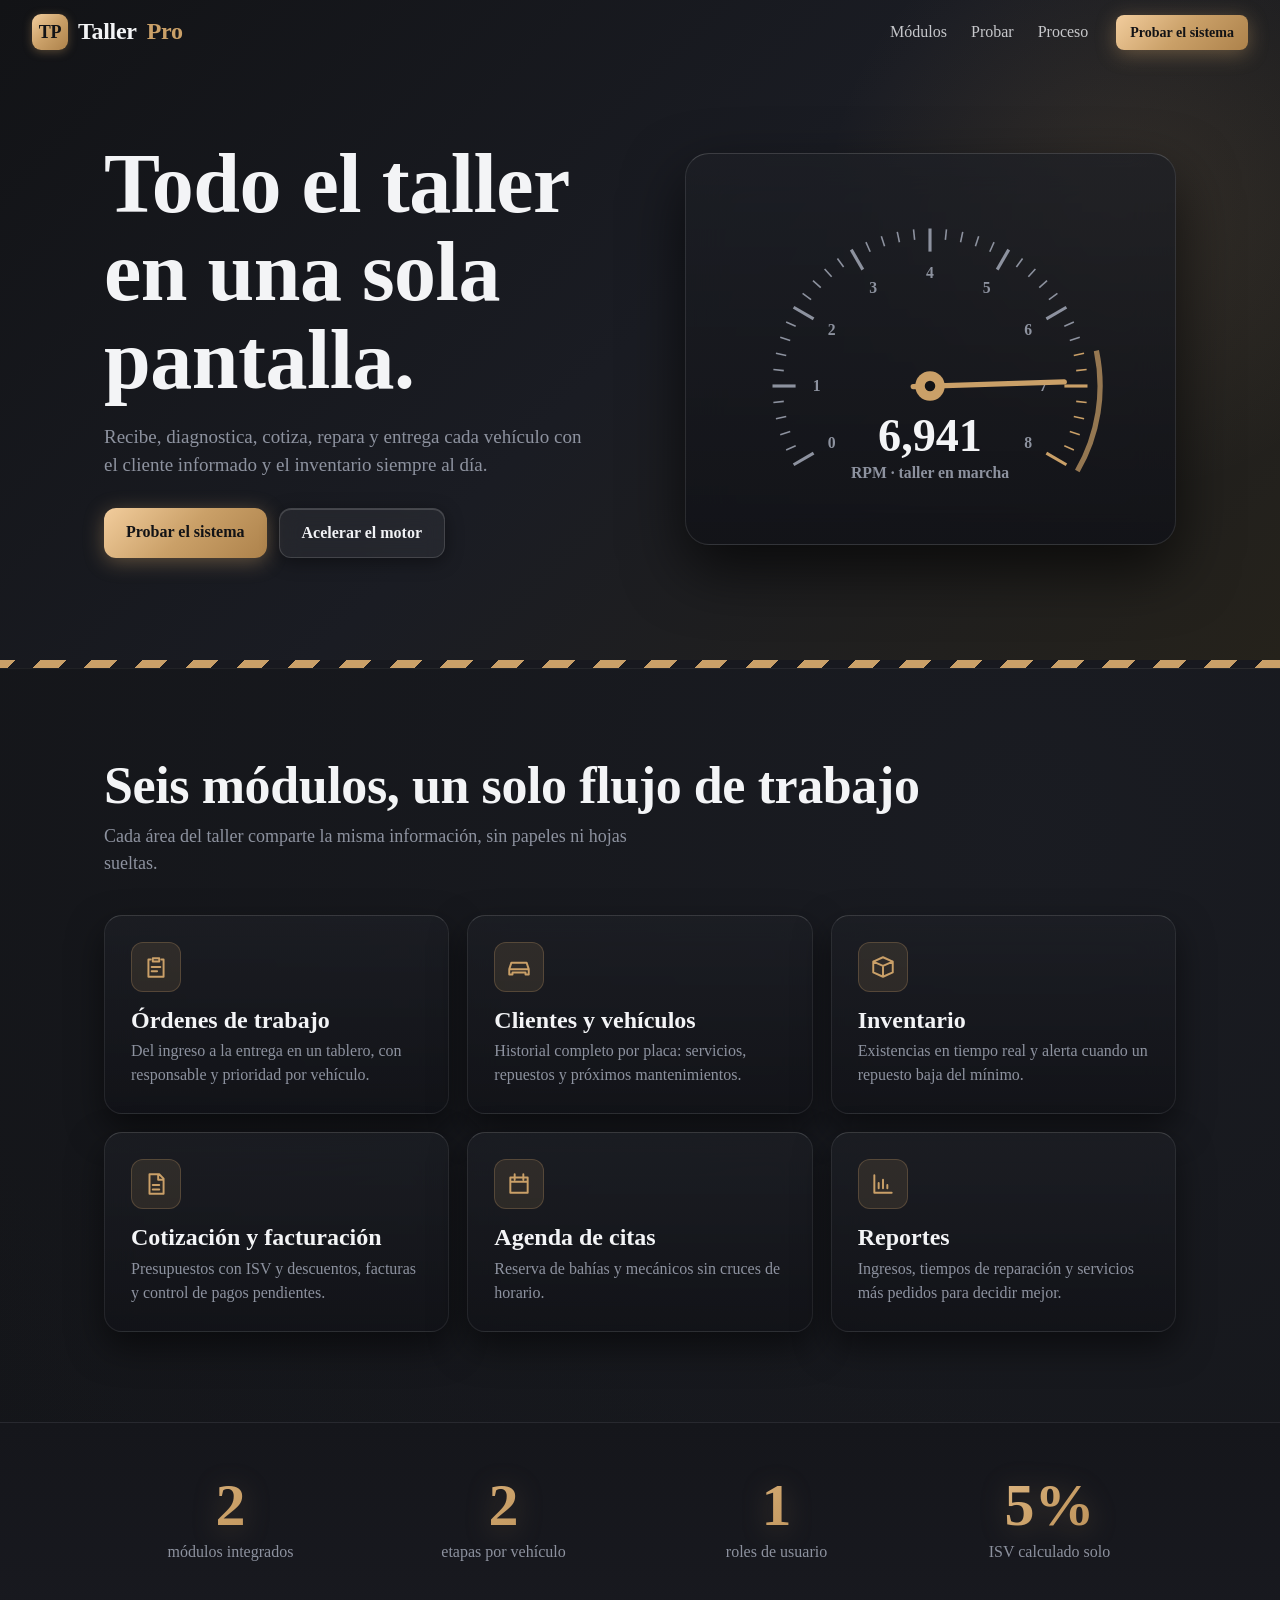
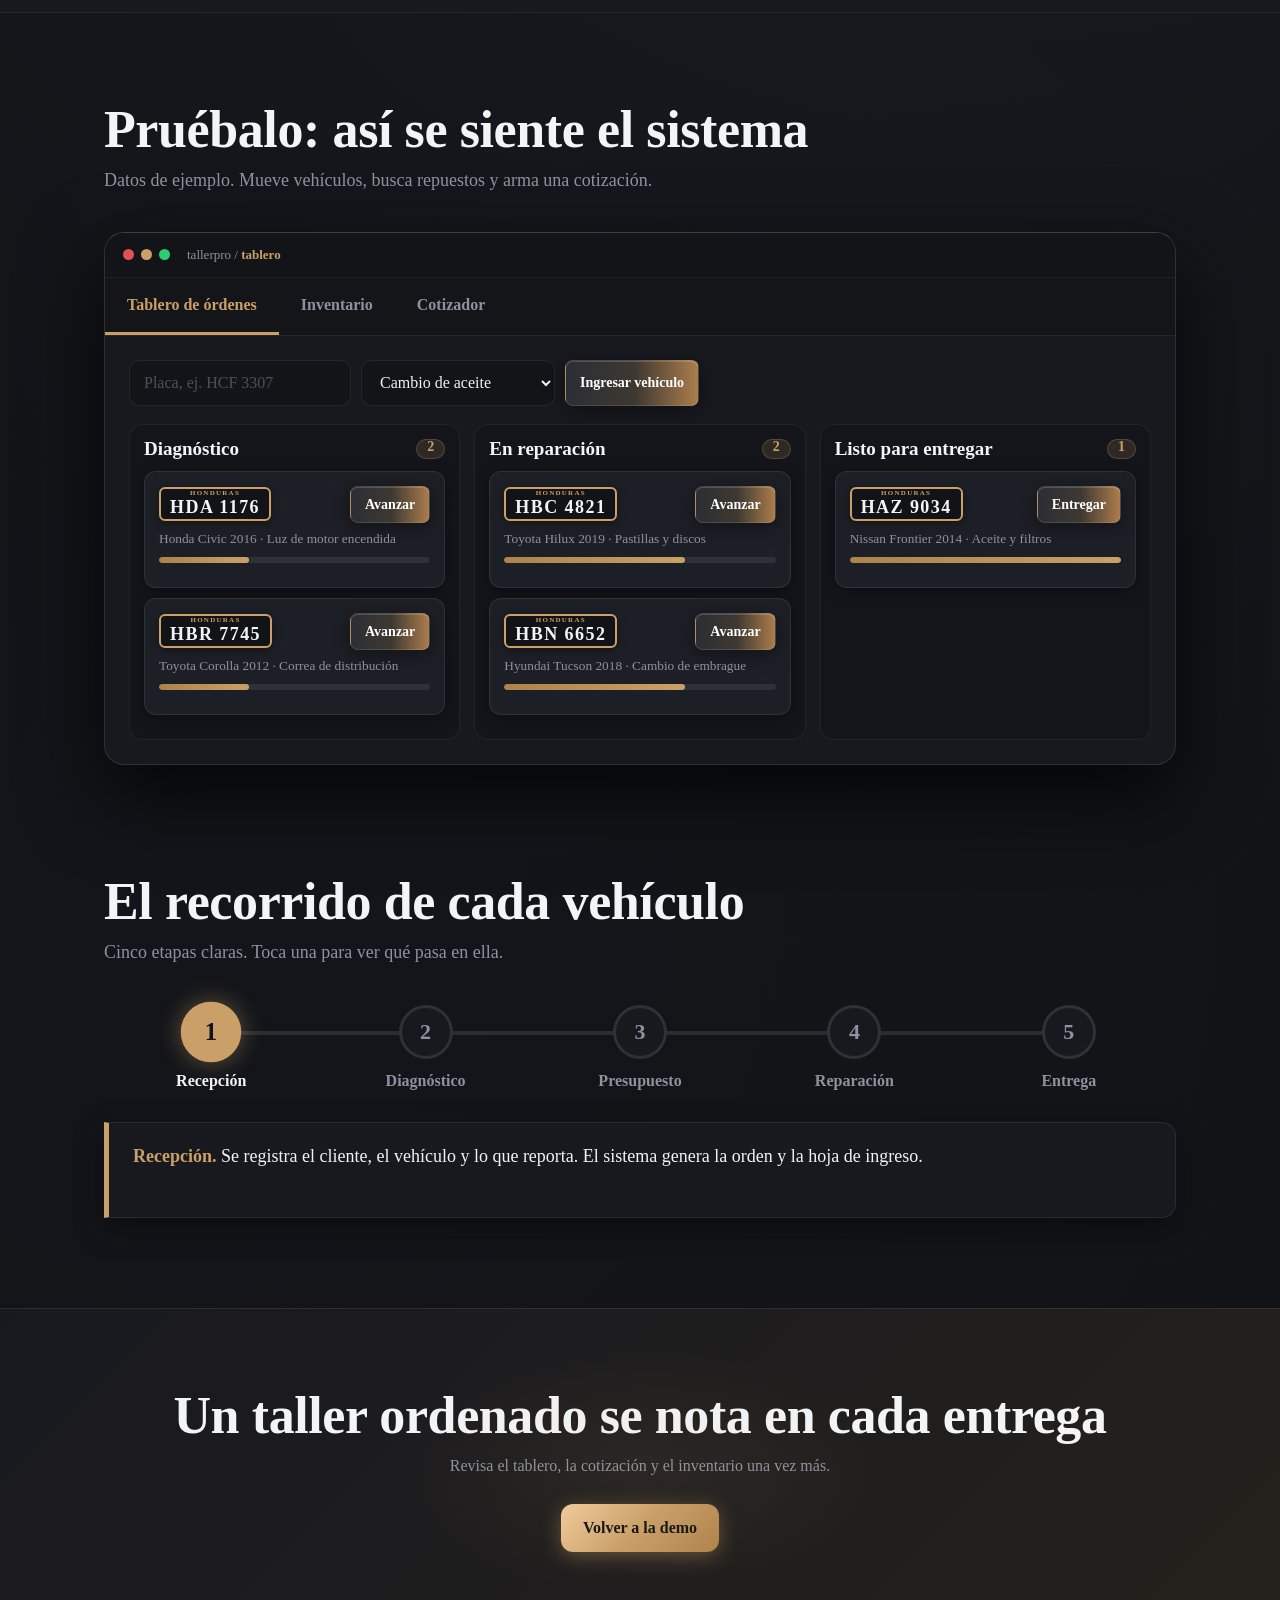
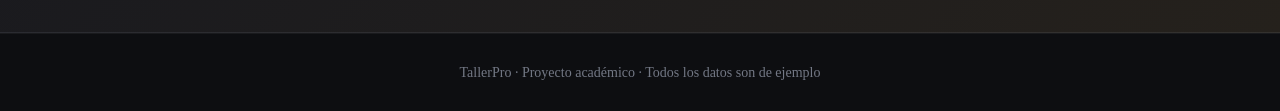
<file: src/main/webapp/diseno.html>
<!DOCTYPE html>
<html lang="es">
<head>
<meta charset="utf-8">
<meta name="viewport" content="width=device-width, initial-scale=1">
<title>TallerPro · Sistema Integral de Gestión para Taller Mecánico</title>
<link rel="preconnect" href="https://fonts.googleapis.com">
<link href="https://fonts.googleapis.com/css2?family=Barlow+Condensed:wght@600;700&family=Barlow:wght@400;500;600&family=Plus+Jakarta+Sans:wght@400;500;600;700&display=swap" rel="stylesheet">
<link rel="stylesheet" href="css/estilo.css">
</head>
<body id="top">
<nav id="nav">
  <a class="lg cd" href="#top"><b>TP</b>Taller<span>Pro</span></a>
  <div class="lk"><a href="#modulos">Módulos</a><a href="#demo">Probar</a><a href="#proceso">Proceso</a></div>
  <a class="btn a sm" href="#demo">Probar el sistema</a>
</nav>

<header class="hero"><div class="w hg">
  <div>
    <h1>Todo el taller en una sola pantalla.</h1>
    <p>Recibe, diagnostica, cotiza, repara y entrega cada vehículo con el cliente informado y el inventario siempre al día.</p>
    <div class="hb"><a class="btn a" href="#demo">Probar el sistema</a><button class="btn g" id="rv">Acelerar el motor</button></div>
  </div>
  <div class="gw" id="gw" title="Haz clic para acelerar">
    <svg viewBox="0 0 400 330" role="img" aria-label="Tacómetro animado"><g id="gs"></g><g id="nd"><line x1="200" y1="216" x2="200" y2="72" stroke="#caa068" stroke-width="5" stroke-linecap="round"/></g><circle cx="200" cy="200" r="14" fill="#caa068"/><circle cx="200" cy="200" r="5" fill="#121316"/><text id="rd" x="200" y="262" text-anchor="middle">0</text><text x="200" y="288" text-anchor="middle">RPM · taller en marcha</text></svg>
  </div>
</div></header>

<section id="modulos"><div class="w">
  <h2 class="rv">Seis módulos, un solo flujo de trabajo</h2>
  <p class="sub rv">Cada área del taller comparte la misma información, sin papeles ni hojas sueltas.</p>
  <div class="fg" id="fg"></div>
</div></section>

<div class="band"><div class="w bg">
  <div><b data-n="6">0</b><span>módulos integrados</span></div>
  <div><b data-n="5">0</b><span>etapas por vehículo</span></div>
  <div><b data-n="3">0</b><span>roles de usuario</span></div>
  <div><b data-n="15" data-s="%">0</b><span>ISV calculado solo</span></div>
</div></div>

<section id="demo"><div class="w">
  <h2 class="rv">Pruébalo: así se siente el sistema</h2>
  <p class="sub rv">Datos de ejemplo. Mueve vehículos, busca repuestos y arma una cotización.</p>
  <div class="win rv">
    <div class="wb"><i></i><i></i><i></i><span>tallerpro / <b id="wt">tablero</b></span></div>
    <div class="tabs" role="tablist"><button class="on" data-t="t1">Tablero de órdenes</button><button data-t="t2">Inventario</button><button data-t="t3">Cotizador</button></div>
    <div class="pn" id="t1">
      <form class="ad" id="af"><input id="ap" placeholder="Placa, ej. HCF 3307" maxlength="8" required aria-label="Placa"><select id="as" aria-label="Servicio"><option>Cambio de aceite</option><option>Revisión de frenos</option><option>Alineación y balanceo</option><option>Diagnóstico de motor</option></select><button class="btn sm">Ingresar vehículo</button></form>
      <div class="kb" id="bd"></div>
    </div>
    <div class="pn" id="t2" hidden>
      <div class="ad"><input class="sr" id="iq" placeholder="Buscar repuesto" aria-label="Buscar repuesto"><label style="display:flex;gap:8px;align-items:center"><input type="checkbox" id="il">Solo bajo mínimo</label></div>
      <div id="ib"></div>
    </div>
    <div class="pn" id="t3" hidden><div class="qg">
      <div class="sv" id="sv"></div>
      <div class="sm2"><h3 style="font-size:26px;margin-bottom:8px">Cotización</h3>
        <div>Subtotal<span id="qs">L 0.00</span></div>
        <label><input type="checkbox" id="dc">Cliente frecuente (10%)</label>
        <div>Descuento<span id="qd">− L 0.00</span></div>
        <div>ISV 15%<span id="qi">L 0.00</span></div>
        <div class="tt">Total<b id="qt">L 0.00</b></div>
        <button class="btn a" style="width:100%;margin-top:14px" id="qg">Generar cotización</button>
      </div>
    </div></div>
  </div>
</div></section>

<section id="proceso" style="padding-top:20px"><div class="w">
  <h2 class="rv">El recorrido de cada vehículo</h2>
  <p class="sub rv">Cinco etapas claras. Toca una para ver qué pasa en ella.</p>
  <div class="st rv" id="st"><div class="pl"></div><div class="pf" id="pf"></div></div>
  <div class="dt rv" id="dt" aria-live="polite"></div>
</div></section>

<div class="cta"><div class="w rv"><h2>Un taller ordenado se nota en cada entrega</h2><p>Revisa el tablero, la cotización y el inventario una vez más.</p><a class="btn a" href="#demo">Volver a la demo</a></div></div>
<footer>TallerPro · Proyecto académico · Todos los datos son de ejemplo</footer>

<script>
const $ = (s, r = document) => r.querySelector(s);
const $$ = (s, r = document) => [...r.querySelectorAll(s)];

const rm = matchMedia("(prefers-reduced-motion:reduce)").matches;

const m = n => "L " + n.toLocaleString("es-HN", { minimumFractionDigits: 2, maximumFractionDigits: 2 });

const plate = p => `<span class="plate"><i>HONDURAS</i>${p}</span>`;

const tw = (a, b, ms, fn) => new Promise(r => {
  if (rm) { fn(b); return r(); }
  const t0 = performance.now();
  (function f(t) {
    const k = Math.min(1, (t - t0) / ms);
    const e = k < .5 ? 2 * k * k : 1 - Math.pow(-2 * k + 2, 2) / 2;
    fn(a + (b - a) * e);
    k < 1 ? requestAnimationFrame(f) : r();
  })(t0);
});

function toast(t) {
  const d = document.createElement("div");
  d.className = "toast";
  d.setAttribute("role", "status");
  d.textContent = t;
  document.body.append(d);
  setTimeout(() => d.remove(), 2600);
}

const A = v => -120 + v * 30;
const pt = (a, r) => [200 + r * Math.sin(a * Math.PI / 180), 200 - r * Math.cos(a * Math.PI / 180)];

let g = "";
for (let i = 0; i <= 40; i++) {
  const M = i % 5 == 0, a = A(i / 5), p = pt(a, 150), q = pt(a, M ? 128 : 140);
  g += `<line x1="${p[0]}" y1="${p[1]}" x2="${q[0]}" y2="${q[1]}" stroke="${i >= 33 ? "#caa068" : "#8d929f"}" stroke-width="${M ? 3 : 1.5}"/>`;
  if (M) {
    const l = pt(a, 108);
    g += `<text x="${l[0]}" y="${l[1] + 5}" text-anchor="middle">${i / 5}</text>`;
  }
}

const r1 = pt(A(6.6), 162), r2 = pt(A(8), 162);
$("#gs").innerHTML = g + `<path d="M${r1} A162 162 0 0 1 ${r2}" fill="none" stroke="#caa068" stroke-width="5" opacity=".7"/>`;

let cur = 0, busy = 0;
const setV = v => {
  $("#nd").setAttribute("transform", `rotate(${A(v)} 200 200)`);
  $("#rd").textContent = Math.round(v * 1000).toLocaleString("es-HN");
  cur = v;
};

async function rev() {
  if (busy) return;
  busy = 1;
  await tw(cur, 7.4, 1000, setV);
  await tw(7.4, 3, 1300, setV);
  busy = 0;
}

setV(0);
setTimeout(rev, 600);

setInterval(() => {
  if (!busy && !rm) {
    busy = 1;
    tw(cur, 2.6 + Math.random() * 1.2, 1200, setV).then(() => busy = 0);
  }
}, 2600);

$("#gw").onclick = $("#rv").onclick = rev;

const IC = [
  "M9 4h6v3H9zM7 5H5v16h14V5h-2M8 12h8M8 16h5",
  "M3 14l2-6h14l2 6v5h-3v-2H6v2H3zM3 14h18",
  "M3 7l9-4 9 4v10l-9 4-9-4zM3 7l9 4 9-4M12 11v10",
  "M6 3h9l4 4v14H6zM14 3v5h5M9 13h6M9 17h6",
  "M4 6h16v14H4zM4 10h16M8 3v5M16 3v5",
  "M4 20V4M4 20h16M8 16v-5M12 16V8M16 16v-3"
];

const F = [
  ["Órdenes de trabajo", "Del ingreso a la entrega en un tablero, con responsable y prioridad por vehículo."],
  ["Clientes y vehículos", "Historial completo por placa: servicios, repuestos y próximos mantenimientos."],
  ["Inventario", "Existencias en tiempo real y alerta cuando un repuesto baja del mínimo."],
  ["Cotización y facturación", "Presupuestos con ISV y descuentos, facturas y control de pagos pendientes."],
  ["Agenda de citas", "Reserva de bahías y mecánicos sin cruces de horario."],
  ["Reportes", "Ingresos, tiempos de reparación y servicios más pedidos para decidir mejor."]
];

$("#fg").innerHTML = F.map((f, i) => `
  <article class="fc rv">
    <div class="ic"><svg viewBox="0 0 24 24"><path d="${IC[i]}"/></svg></div>
    <h3>${f[0]}</h3>
    <p>${f[1]}</p>
  </article>
`).join("");

const C = ["Diagnóstico", "En reparación", "Listo para entregar"];
let O = [
  { p: "HDA 1176", v: "Honda Civic 2016", s: "Luz de motor encendida", c: 0 },
  { p: "HBR 7745", v: "Toyota Corolla 2012", s: "Correa de distribución", c: 0 },
  { p: "HBC 4821", v: "Toyota Hilux 2019", s: "Pastillas y discos", c: 1 },
  { p: "HBN 6652", v: "Hyundai Tucson 2018", s: "Cambio de embrague", c: 1 },
  { p: "HAZ 9034", v: "Nissan Frontier 2014", s: "Aceite y filtros", c: 2 }
];

function board(n) {
  $("#bd").innerHTML = C.map((t, i) => {
    const L = O.filter(o => o.c === i);
    return `
      <div class="kc">
        <h4>${t}<b>${L.length}</b></h4>
        ${L.map(o => `
          <div class="kd${o === n ? " pop" : ""}">
            <div class="t">
              ${plate(o.p)}
              <button class="btn sm" data-p="${o.p}">${i < 2 ? "Avanzar" : "Entregar"}</button>
            </div>
            <small>${o.v} · ${o.s}</small>
            <div class="pr"><i style="width:${(o.c + 1) * 33.3}%"></i></div>
          </div>
        `).join("") || '<p class="em">Sin vehículos en esta etapa</p>'}
      </div>
    `;
  }).join("");
}

$("#bd").onclick = e => {
  const p = e.target.dataset.p;
  if (!p) return;
  const o = O.find(x => x.p === p);
  if (o.c < 2) {
    o.c++;
    board(o);
    toast(p + " pasó a " + C[o.c].toLowerCase());
  } else {
    O = O.filter(x => x !== o);
    board();
    toast(p + " entregado al cliente");
  }
};

$("#af").onsubmit = e => {
  e.preventDefault();
  const n = { p: $("#ap").value.toUpperCase(), v: "Vehículo nuevo", s: $("#as").value, c: 0 };
  O.push(n);
  board(n);
  e.target.reset();
  toast("Vehículo " + n.p + " ingresado");
};

board();
const I = [
  ["Filtro de aceite universal", 24, 8, 185],
  ["Aceite 10W-30 (galón)", 6, 10, 640],
  ["Pastillas de freno delanteras", 3, 6, 980],
  ["Disco de freno ventilado", 9, 4, 1350],
  ["Batería 12V 650 CCA", 2, 3, 2900],
  ["Correa de distribución", 5, 4, 820],
  ["Bujía de iridio", 4, 12, 215],
  ["Refrigerante (galón)", 14, 6, 310]
];

function inv() {
  const q = $("#iq").value.toLowerCase(), lo = $("#il").checked;
  $("#ib").innerHTML = I.filter(i => i[0].toLowerCase().includes(q) && (!lo || i[1] <= i[2])).map(i => `
    <div class="ir">
      <span>${i[0]}</span>
      <span class="mu">${i[1]} u.</span>
      <div class="bar${i[1] <= i[2] ? " lo" : ""}" title="${i[1] <= i[2] ? "Bajo el mínimo" : "Existencia normal"}">
        <i data-w="${Math.min(100, i[1] / (i[2] * 3) * 100)}"></i>
      </div>
      <b>${m(i[3])}</b>
    </div>
  `).join("") || '<p class="em">Ningún repuesto coincide con la búsqueda.</p>';
  
  requestAnimationFrame(() => requestAnimationFrame(() => $$("#ib i").forEach(e => e.style.width = e.dataset.w + "%")));
}

$("#iq").oninput = $("#il").onchange = inv;

const S = [
  ["Cambio de aceite y filtro", 650],
  ["Alineación y balanceo", 900],
  ["Pastillas de freno (juego)", 1250],
  ["Diagnóstico computarizado", 600],
  ["Revisión de aire acondicionado", 850],
  ["Cambio de batería", 3100]
];

$("#sv").innerHTML = S.map((s, i) => `
  <label class="ch">
    <input type="checkbox" value="${i}">
    <span>${s[0]}<b>${m(s[1])}</b></span>
  </label>
`).join("");

let tot = 0;

function qt() {
  const sub = $$("#sv input:checked").reduce((a, e) => a + S[e.value][1], 0);
  const d = $("#dc").checked ? sub * .1 : 0;
  const iv = (sub - d) * .15;
  const T = sub - d + iv;
  
  $("#qs").textContent = m(sub);
  $("#qd").textContent = "− " + m(d);
  $("#qi").textContent = m(iv);
  
  tw(tot, T, 500, v => {
    $("#qt").textContent = m(v);
    tot = v;
  });
}

$("#sv").onchange = $("#dc").onchange = qt;
$("#qg").onclick = () => toast(tot ? "Cotización generada por " + m(tot) : "Selecciona al menos un servicio");

$(".tabs").onclick = e => {
  const b = e.target.closest("button");
  if (!b) return;
  
  $$(".tabs button").forEach(x => x.classList.toggle("on", x === b));
  $$(".pn").forEach(p => p.hidden = p.id !== b.dataset.t);
  
  $("#wt").textContent = b.textContent.toLowerCase();
  
  if (b.dataset.t === "t2") inv();
};

const P = [
  ["Recepción", "Se registra el cliente, el vehículo y lo que reporta. El sistema genera la orden y la hoja de ingreso."],
  ["Diagnóstico", "El mecánico anota hallazgos y repuestos necesarios; el inventario confirma existencias."],
  ["Presupuesto", "Se genera la cotización con ISV y el cliente la aprueba antes de empezar."],
  ["Reparación", "El avance se actualiza en el tablero y el cliente recibe aviso de cada cambio."],
  ["Entrega", "Se factura, se registra el pago y queda el historial del vehículo."]
];

$("#st").insertAdjacentHTML("beforeend", P.map((s, i) => `
  <button data-i="${i}"><em>${i + 1}</em>${s[0]}</button>
`).join(""));

let ps = 0, auto;

function step(i) {
  ps = i;
  $$("#st button").forEach((b, j) => b.classList.toggle("on", j <= i));
  $("#pf").style.width = i / 4 * 80 + "%";
  $("#dt").innerHTML = `<b>${P[i][0]}.</b> ${P[i][1]}`;
}

$("#st").onclick = e => {
  const b = e.target.closest("button");
  if (b) {
    clearInterval(auto);
    step(+b.dataset.i);
  }
};

step(0);

const io = new IntersectionObserver(es => es.forEach(e => {
  if (!e.isIntersecting) return;
  const t = e.target;
  io.unobserve(t);
  t.classList.add("in");
  
  if (t.dataset.n) {
    const n = +t.dataset.n;
    tw(0, n, 1400, v => t.textContent = Math.round(v) + (t.dataset.s || ""));
  }
  
  if (t.id === "st") {
    let i = 0;
    auto = setInterval(() => {
      i++;
      if (i > 4) return clearInterval(auto);
      step(i);
    }, 800);
  }
}), { threshold: .25 });

$$(".rv,[data-n]").forEach(e => io.observe(e));

addEventListener("scroll", () => $("#nav").classList.toggle("s", scrollY > 40), { passive: true });
</script>
</body>
</html>
</file>
<file: src/main/webapp/css/estilo.css>
:root {
  --bg: #121316;
  --ink: #f1f2f5;
  --navy: #18191f;
  --steel: #232630;
  --surface: #1d1f25;
  --surface-alt: #16181e;
  --mute: #8d929f;
  --line: rgba(255, 255, 255, 0.08);
  --line-strong: rgba(255, 255, 255, 0.16);

  --amber: #caa068;
  --gold-light: #f2cd9d;
  --gold-dark: #ad824b;
  --gold-hover: #e5b982;
  --blue: #caa068;

  --green: #2ecc71;
  --red: #e74c3c;

  --btn-gradient: linear-gradient(90deg, #2c2e34 0%, #3e3831 52%, #ac7d4c 100%);
  --btn-gradient-hover: linear-gradient(90deg, #353841 0%, #4b433a 52%, #86694d 100%);
  --gold-gradient: linear-gradient(135deg, #f2cd9d 0%, #caa068 50%, #ad824b 100%);
  --card-gradient: linear-gradient(180deg, rgba(29, 31, 37, 0.75) 0%, rgba(18, 19, 24, 0.92) 100%);
}

* {
  box-sizing: border-box;
  margin: 0;
}

html {
  scroll-behavior: smooth;
  scroll-padding-top: 70px;
}

body {
  font-family: 'Times New Roman', Times, serif;
  background-color: var(--bg);
  background-image: 
    radial-gradient(circle at 80% 25%, rgba(35, 38, 48, 0.45) 0%, transparent 60%),
    radial-gradient(circle at 20% 75%, rgba(20, 22, 28, 0.65) 0%, transparent 50%);
  color: var(--ink);
  line-height: 1.5;
  font-size: 16px;
  min-height: 100vh;
}

h1, h2, h3, h4, .cd {
  font-family: 'Times New Roman', Times, serif;
  font-weight: 700;
  line-height: 1.05;
  color: #f3f4f6;
}

h2 {
  font-size: clamp(34px, 5vw, 52px);
  margin-bottom: 10px;
  letter-spacing: -0.4px;
}

button, input, select {
  font: inherit;
  color: inherit;
}

a {
  color: inherit;
  text-decoration: none;
}

:focus-visible {
  outline: 2px solid var(--amber);
  outline-offset: 2px;
}

.sub {
  color: var(--mute);
  font-size: 18px;
  max-width: 560px;
  margin-bottom: 38px;
}

.em {
  color: var(--mute);
  font-size: 14px;
}

.w {
  max-width: 1120px;
  margin: 0 auto;
  padding: 0 24px;
}

section {
  padding: 90px 0;
}

.btn {
  display: inline-block;
  border: 1px solid rgba(255, 255, 255, 0.12);
  cursor: pointer;
  padding: 12px 22px;
  border-radius: 12px;
  font-weight: 600;
  background: var(--btn-gradient);
  color: #ffffff;
  box-shadow: 0 4px 18px rgba(0, 0, 0, 0.4), inset 0 1px 0 rgba(255, 255, 255, 0.16);
  transition: transform 0.2s, box-shadow 0.2s, background 0.2s;
}

.btn:hover {
  transform: translateY(-2px);
  background: var(--btn-gradient-hover);
  box-shadow: 0 6px 24px rgba(111, 88, 64, 0.38), inset 0 1px 0 rgba(255, 255, 255, 0.25);
}

.btn:active {
  transform: translateY(1px);
}

.btn.a {
  background: var(--gold-gradient);
  color: #121316;
  font-weight: 700;
  border: none;
  box-shadow: 0 4px 20px rgba(202, 160, 104, 0.4);
}

.btn.a:hover {
  box-shadow: 0 8px 26px rgba(202, 160, 104, 0.6);
  background: linear-gradient(135deg, #f7d7ac 0%, #caa068 50%, #be9056 100%);
}

.btn.g {
  background: rgba(255, 255, 255, 0.05);
  color: #f1f2f5;
  border: 1px solid rgba(255, 255, 255, 0.14);
  backdrop-filter: blur(10px);
  -webkit-backdrop-filter: blur(10px);
}

.btn.g:hover {
  background: rgba(255, 255, 255, 0.1);
  border-color: var(--amber);
  color: #ffffff;
}

.btn.sm {
  padding: 7px 14px;
  font-size: 14px;
  border-radius: 8px;
}

nav {
  position: fixed;
  inset: 0 0 auto;
  z-index: 20;
  display: flex;
  align-items: center;
  gap: 28px;
  padding: 14px 32px;
  color: #fff;
  transition: 0.3s;
}

nav.s {
  background: rgba(18, 19, 22, 0.92);
  backdrop-filter: blur(16px);
  -webkit-backdrop-filter: blur(16px);
  padding: 10px 32px;
  box-shadow: 0 4px 24px rgba(0, 0, 0, 0.6);
  border-bottom: 1px solid rgba(255, 255, 255, 0.08);
}

.lg {
  display: flex;
  align-items: center;
  gap: 10px;
  font-size: 24px;
  margin-right: auto;
  letter-spacing: -0.3px;
}

.lg b {
  width: 36px;
  height: 36px;
  display: grid;
  place-items: center;
  background: var(--gold-gradient);
  color: #121316;
  border-radius: 9px;
  font-size: 18px;
  font-weight: 800;
  box-shadow: 0 2px 10px rgba(202, 160, 104, 0.35);
}

.lg span {
  color: var(--amber);
}

.lk {
  display: flex;
  gap: 24px;
  font-weight: 500;
}

.lk a {
  opacity: 0.8;
  color: #f1f2f5;
  transition: color 0.2s, opacity 0.2s;
}

.lk a:hover {
  opacity: 1;
  color: var(--amber);
}

.hero {
  background: linear-gradient(135deg, #121316 0%, #1a1c23 50%, #25221b 100%);
  color: #fff;
  padding: 140px 0 110px;
  position: relative;
  overflow: hidden;
  border-bottom: 1px solid rgba(255, 255, 255, 0.06);
}

.hero:after {
  content: "";
  position: absolute;
  inset: auto 0 0;
  height: 8px;
  background: repeating-linear-gradient(-45deg, var(--amber) 0 18px, #18191f 18px 36px);
}

.hero:before {
  content: "";
  position: absolute;
  width: 640px;
  height: 640px;
  right: -160px;
  top: -120px;
  background: radial-gradient(circle, rgba(202, 160, 104, 0.12) 0%, transparent 65%);
  pointer-events: none;
}

.hg {
  display: grid;
  grid-template-columns: 1.1fr 1fr;
  gap: 40px;
  align-items: center;
  position: relative;
}

.hero h1 {
  font-size: clamp(46px, 7vw, 84px);
  margin-bottom: 18px;
  color: #f3f4f6;
  letter-spacing: -0.5px;
}

.hero p {
  font-size: 19px;
  color: var(--mute);
  max-width: 480px;
  margin-bottom: 28px;
}

.hb {
  display: flex;
  gap: 12px;
  flex-wrap: wrap;
}

.gw {
  background: linear-gradient(180deg, rgba(29, 31, 37, 0.75) 0%, rgba(18, 19, 24, 0.92) 100%);
  border: 1px solid rgba(255, 255, 255, 0.1);
  border-top: 1px solid rgba(255, 255, 255, 0.18);
  border-radius: 24px;
  padding: 22px;
  backdrop-filter: blur(20px);
  -webkit-backdrop-filter: blur(20px);
  cursor: pointer;
  text-align: center;
  box-shadow: 0 25px 60px rgba(0, 0, 0, 0.65);
  transition: transform 0.25s, border-color 0.25s, box-shadow 0.25s;
}

.gw:hover {
  transform: translateY(-4px);
  border-color: rgba(202, 160, 104, 0.45);
  box-shadow: 0 30px 70px rgba(0, 0, 0, 0.75), 0 0 25px rgba(202, 160, 104, 0.15);
}

.gw svg {
  width: 100%;
  max-width: 420px;
  display: block;
  margin: auto;
}

.gw text {
  fill: #8d929f;
  font: 600 15px 'Times New Roman', Times, serif;
}

#rd {
  fill: #f3f4f6 !important;
  font: 700 44px 'Times New Roman', Times, serif !important;
}

.gw small {
  color: var(--amber);
}

.fg {
  display: grid;
  grid-template-columns: repeat(3, 1fr);
  gap: 18px;
}

.fc {
  background: linear-gradient(180deg, rgba(29, 31, 37, 0.75) 0%, rgba(18, 19, 24, 0.92) 100%);
  border: 1px solid rgba(255, 255, 255, 0.08);
  border-top: 1px solid rgba(255, 255, 255, 0.16);
  border-radius: 18px;
  padding: 26px;
  backdrop-filter: blur(16px);
  -webkit-backdrop-filter: blur(16px);
  box-shadow: 0 15px 35px rgba(0, 0, 0, 0.5);
  transition: transform 0.25s, box-shadow 0.25s, border-color 0.25s;
}

.fc:hover {
  transform: translateY(-6px);
  box-shadow: 0 25px 50px rgba(0, 0, 0, 0.7), 0 0 20px rgba(202, 160, 104, 0.12);
  border-color: rgba(202, 160, 104, 0.45);
}

.fc h3 {
  font-size: 24px;
  margin-bottom: 6px;
  color: #f3f4f6;
}

.fc p {
  color: var(--mute);
}

.ic {
  width: 50px;
  height: 50px;
  border-radius: 12px;
  background: rgba(202, 160, 104, 0.12);
  color: var(--amber);
  border: 1px solid rgba(202, 160, 104, 0.25);
  display: grid;
  place-items: center;
  margin-bottom: 16px;
  transition: 0.25s;
}

.fc:hover .ic {
  background: var(--amber);
  color: #121316;
  border-color: var(--amber);
  transform: rotate(-8deg);
  box-shadow: 0 6px 18px rgba(202, 160, 104, 0.35);
}

.ic svg {
  width: 26px;
  height: 26px;
  fill: none;
  stroke: currentColor;
  stroke-width: 1.8;
  stroke-linecap: round;
  stroke-linejoin: round;
}

.band {
  background: linear-gradient(180deg, #15161b 0%, #18191f 100%);
  border-top: 1px solid rgba(255, 255, 255, 0.07);
  border-bottom: 1px solid rgba(255, 255, 255, 0.07);
  color: #fff;
  padding: 48px 0;
}

.bg {
  display: grid;
  grid-template-columns: repeat(4, 1fr);
  gap: 20px;
  text-align: center;
}

.bg b {
  display: block;
  font: 700 60px 'Times New Roman', Times, serif;
  color: var(--amber);
  background: var(--gold-gradient);
  background-clip: text;
  -webkit-background-clip: text;
  -webkit-text-fill-color: transparent;
  filter: drop-shadow(0 4px 14px rgba(202, 160, 104, 0.25));
}

.bg span {
  color: var(--mute);
}

.win {
  background: #18191f;
  border-radius: 20px;
  box-shadow: 0 30px 80px rgba(0, 0, 0, 0.75);
  overflow: hidden;
  border: 1px solid rgba(255, 255, 255, 0.1);
  border-top: 1px solid rgba(255, 255, 255, 0.16);
}

.wb {
  display: flex;
  gap: 7px;
  align-items: center;
  padding: 12px 18px;
  background: #131418;
  font-size: 13px;
  color: var(--mute);
  border-bottom: 1px solid rgba(255, 255, 255, 0.06);
}

.wb i {
  width: 11px;
  height: 11px;
  border-radius: 50%;
}

.wb i:first-child { background: #e05252; }
.wb i:nth-child(2) { background: #caa068; }
.wb i:nth-child(3) { background: #2ecc71; }
.wb span { margin-left: 10px; }
.wb span b { color: var(--amber); }

.tabs {
  display: flex;
  border-bottom: 1px solid rgba(255, 255, 255, 0.08);
  background: rgba(18, 19, 23, 0.6);
  overflow-x: auto;
}

.tabs button {
  background: none;
  border: 0;
  padding: 15px 22px;
  cursor: pointer;
  font-weight: 600;
  color: var(--mute);
  border-bottom: 3px solid transparent;
  white-space: nowrap;
  transition: color 0.2s, border-color 0.2s;
}

.tabs button:hover {
  color: #f1f2f5;
}

.tabs button.on {
  color: var(--amber);
  border-bottom-color: var(--amber);
}

.pn {
  padding: 24px;
}

.pn[hidden] {
  display: none;
}

.ad {
  display: flex;
  gap: 10px;
  flex-wrap: wrap;
  margin-bottom: 18px;
}

.ad input, .ad select, .sr {
  padding: 10px 14px;
  border: 1px solid rgba(255, 255, 255, 0.08);
  border-radius: 10px;
  background: rgba(18, 19, 23, 0.75);
  color: #f1f2f5;
  transition: all 0.2s ease;
}

.ad input:focus, .ad select:focus, .sr:focus {
  outline: none;
  border-color: rgba(202, 160, 104, 0.45);
  box-shadow: 0 0 0 3px rgba(202, 160, 104, 0.12);
  background: rgba(25, 27, 33, 0.85);
}

.ad input::placeholder, .sr::placeholder {
  color: #4c505b;
}

.kb {
  display: grid;
  grid-template-columns: repeat(3, 1fr);
  gap: 14px;
}

.kc {
  background: #14151a;
  border: 1px solid rgba(255, 255, 255, 0.06);
  border-radius: 14px;
  padding: 14px;
  min-height: 150px;
}

.kc h4 {
  font-size: 19px;
  display: flex;
  justify-content: space-between;
  margin-bottom: 12px;
  color: #f3f4f6;
}

.kc h4 b {
  background: rgba(202, 160, 104, 0.15);
  color: var(--amber);
  border: 1px solid rgba(202, 160, 104, 0.25);
  border-radius: 20px;
  padding: 0 10px;
  font-size: 14px;
}

.kd {
  background: #1d1f26;
  border: 1px solid rgba(255, 255, 255, 0.08);
  border-radius: 12px;
  padding: 14px;
  margin-bottom: 10px;
  box-shadow: 0 4px 14px rgba(0, 0, 0, 0.35);
  transition: transform 0.2s, border-color 0.2s;
}

.kd:hover {
  border-color: rgba(202, 160, 104, 0.3);
}

.kd small {
  display: block;
  color: var(--mute);
  margin: 6px 0 8px;
}

.kd .t {
  display: flex;
  justify-content: space-between;
  align-items: center;
  gap: 8px;
}

.plate {
  display: inline-flex;
  flex-direction: column;
  align-items: center;
  border: 2px solid var(--amber);
  border-radius: 6px;
  padding: 0 9px 1px;
  font: 700 18px/1.15 'Times New Roman', Times, serif;
  letter-spacing: 0.08em;
  background: #121316;
  color: #f3f4f6;
  box-shadow: 0 2px 8px rgba(0, 0, 0, 0.4);
}

.plate i {
  font: 600 7px 'Times New Roman', Times, serif;
  letter-spacing: 0.18em;
  color: var(--amber);
}

.pr {
  height: 6px;
  background: rgba(255, 255, 255, 0.08);
  border-radius: 6px;
  margin-bottom: 10px;
  overflow: hidden;
}

.pr i {
  display: block;
  height: 100%;
  background: linear-gradient(90deg, #ad824b, var(--amber));
  border-radius: 6px;
  transition: width 0.6s;
}

.ir {
  display: grid;
  grid-template-columns: 2fr 0.7fr 1.5fr 0.9fr;
  gap: 14px;
  align-items: center;
  padding: 12px 0;
  border-bottom: 1px solid rgba(255, 255, 255, 0.07);
}

.ir b { 
  text-align: right; 
  color: #f3f4f6;
}

.mu { color: var(--mute); }

.bar {
  height: 9px;
  background: rgba(255, 255, 255, 0.08);
  border-radius: 9px;
  overflow: hidden;
}

.bar i {
  display: block;
  width: 0;
  height: 100%;
  background: var(--green);
  border-radius: 9px;
  transition: width 0.9s cubic-bezier(0.2, 0.8, 0.2, 1);
}

.bar.lo i {
  background: var(--red);
}

.qg {
  display: grid;
  grid-template-columns: 1.4fr 1fr;
  gap: 22px;
}

.sv {
  display: grid;
  gap: 10px;
}

.ch {
  cursor: pointer;
}

.ch input {
  position: absolute;
  opacity: 0;
}

.ch span {
  display: flex;
  justify-content: space-between;
  padding: 13px 16px;
  border: 1px solid rgba(255, 255, 255, 0.08);
  background: rgba(18, 19, 23, 0.65);
  border-radius: 12px;
  color: #f1f2f5;
  transition: all 0.2s ease;
}

.ch:hover span {
  border-color: rgba(202, 160, 104, 0.4);
  background: rgba(25, 27, 33, 0.85);
}

.ch input:checked + span {
  border-color: var(--amber);
  background: rgba(202, 160, 104, 0.12);
  box-shadow: 0 0 0 1px var(--amber);
}

.ch input:focus-visible + span {
  outline: 2px solid var(--amber);
}

.sm2 {
  background: linear-gradient(180deg, #1d1f26 0%, #15161c 100%);
  border: 1px solid rgba(255, 255, 255, 0.1);
  color: #fff;
  border-radius: 16px;
  padding: 22px;
  align-self: start;
  box-shadow: 0 12px 36px rgba(0, 0, 0, 0.5);
}

.sm2 div {
  display: flex;
  justify-content: space-between;
  padding: 6px 0;
  color: var(--mute);
}

.sm2 div span {
  color: #f1f2f5;
  font-weight: 500;
}

.sm2 label {
  display: flex;
  gap: 8px;
  align-items: center;
  margin: 10px 0;
  cursor: pointer;
  color: #f1f2f5;
}

.sm2 .tt {
  border-top: 1px solid rgba(255, 255, 255, 0.12);
  margin-top: 8px;
  padding-top: 12px;
  color: #fff;
  align-items: baseline;
}

.sm2 .tt b {
  font: 700 40px 'Times New Roman', Times, serif;
  color: var(--amber);
  background: var(--gold-gradient);
  background-clip: text;
  -webkit-background-clip: text;
  -webkit-text-fill-color: transparent;
  filter: drop-shadow(0 2px 10px rgba(202, 160, 104, 0.3));
}

.st {
  display: grid;
  grid-template-columns: repeat(5, 1fr);
  position: relative;
  margin: 30px 0 28px;
}

.pl, .pf {
  position: absolute;
  top: 27px;
  left: 10%;
  height: 4px;
  border-radius: 4px;
}

.pl {
  right: 10%;
  background: rgba(255, 255, 255, 0.1);
}

.pf {
  background: linear-gradient(90deg, #ad824b, var(--amber));
  width: 0;
  transition: width 0.6s;
}

.st button {
  background: none;
  border: 0;
  cursor: pointer;
  position: relative;
  display: grid;
  justify-items: center;
  gap: 10px;
  font-weight: 600;
  color: var(--mute);
  transition: color 0.3s;
}

.st em {
  width: 54px;
  height: 54px;
  border-radius: 50%;
  background: #18191f;
  border: 3px solid rgba(255, 255, 255, 0.1);
  color: var(--mute);
  display: grid;
  place-items: center;
  font: 700 22px 'Times New Roman', Times, serif;
  font-style: normal;
  transition: 0.4s;
}

.st .on {
  color: #f3f4f6;
}

.st .on em {
  background: var(--amber);
  border-color: var(--amber);
  color: #121316;
  transform: scale(1.12);
  box-shadow: 0 0 22px rgba(202, 160, 104, 0.45);
}

.dt {
  background: #18191f;
  border: 1px solid rgba(255, 255, 255, 0.08);
  border-left: 5px solid var(--amber);
  padding: 20px 24px;
  border-radius: 0 14px 14px 0;
  min-height: 96px;
  font-size: 18px;
  color: #f1f2f5;
  box-shadow: 0 10px 30px rgba(0, 0, 0, 0.4);
}

.dt b {
  color: var(--amber);
}

.cta {
  background: linear-gradient(135deg, #18191f 0%, #25211c 100%);
  border-top: 1px solid rgba(255, 255, 255, 0.08);
  border-bottom: 1px solid rgba(255, 255, 255, 0.08);
  color: #fff;
  text-align: center;
  padding: 80px 0;
  position: relative;
}

.cta:before {
  content: "";
  position: absolute;
  top: 50%;
  left: 50%;
  transform: translate(-50%, -50%);
  width: 500px;
  height: 250px;
  background: radial-gradient(ellipse, rgba(202, 160, 104, 0.08) 0%, transparent 70%);
  pointer-events: none;
}

.cta p {
  margin: 10px auto 26px;
  color: var(--mute);
}

footer {
  background: #0d0e11;
  color: #737885;
  text-align: center;
  padding: 28px;
  font-size: 14px;
  border-top: 1px solid rgba(255, 255, 255, 0.05);
}

.toast {
  position: fixed;
  bottom: 22px;
  left: 50%;
  transform: translateX(-50%);
  background: #1c1e25;
  color: #fff;
  padding: 13px 22px;
  border-radius: 12px;
  border: 1px solid rgba(255, 255, 255, 0.12);
  border-left: 5px solid var(--amber);
  z-index: 50;
  animation: pop 0.4s;
  box-shadow: 0 10px 30px rgba(0, 0, 0, 0.6);
}

.pop {
  animation: pop 0.5s cubic-bezier(0.3, 1.5, 0.5, 1);
}

@keyframes pop {
  from {
    opacity: 0;
    transform: scale(0.85) translateY(-14px);
  }
}

.rv {
  opacity: 0;
  transform: translateY(28px);
  transition: opacity 0.7s, transform 0.7s;
}

.rv.in {
  opacity: 1;
  transform: none;
}

@media (max-width: 860px) {
  .hg, .qg, .bg {
    grid-template-columns: 1fr 1fr;
  }
  .hg, .qg {
    grid-template-columns: 1fr;
  }
  .fg {
    grid-template-columns: 1fr 1fr;
  }
  .kb {
    grid-template-columns: 1fr;
  }
  .lk {
    display: none;
  }
  .ir {
    grid-template-columns: 1.6fr 0.6fr 1fr 0.9fr;
    font-size: 14px;
  }
  nav, nav.s {
    padding: 12px 18px;
  }
  .hero {
    padding-top: 110px;
  }
}

@media (max-width: 560px) {
  .fg {
    grid-template-columns: 1fr;
  }
  .st button {
    font-size: 12px;
  }
  .st em {
    width: 42px;
    height: 42px;
    font-size: 18px;
  }
  .pl, .pf {
    top: 21px;
  }
}

@media (prefers-reduced-motion: reduce) {
  * {
    transition: none !important;
    animation: none !important;
  }
  html {
    scroll-behavior: auto;
  }
  .rv {
    opacity: 1;
    transform: none;
  }
}
</file>
